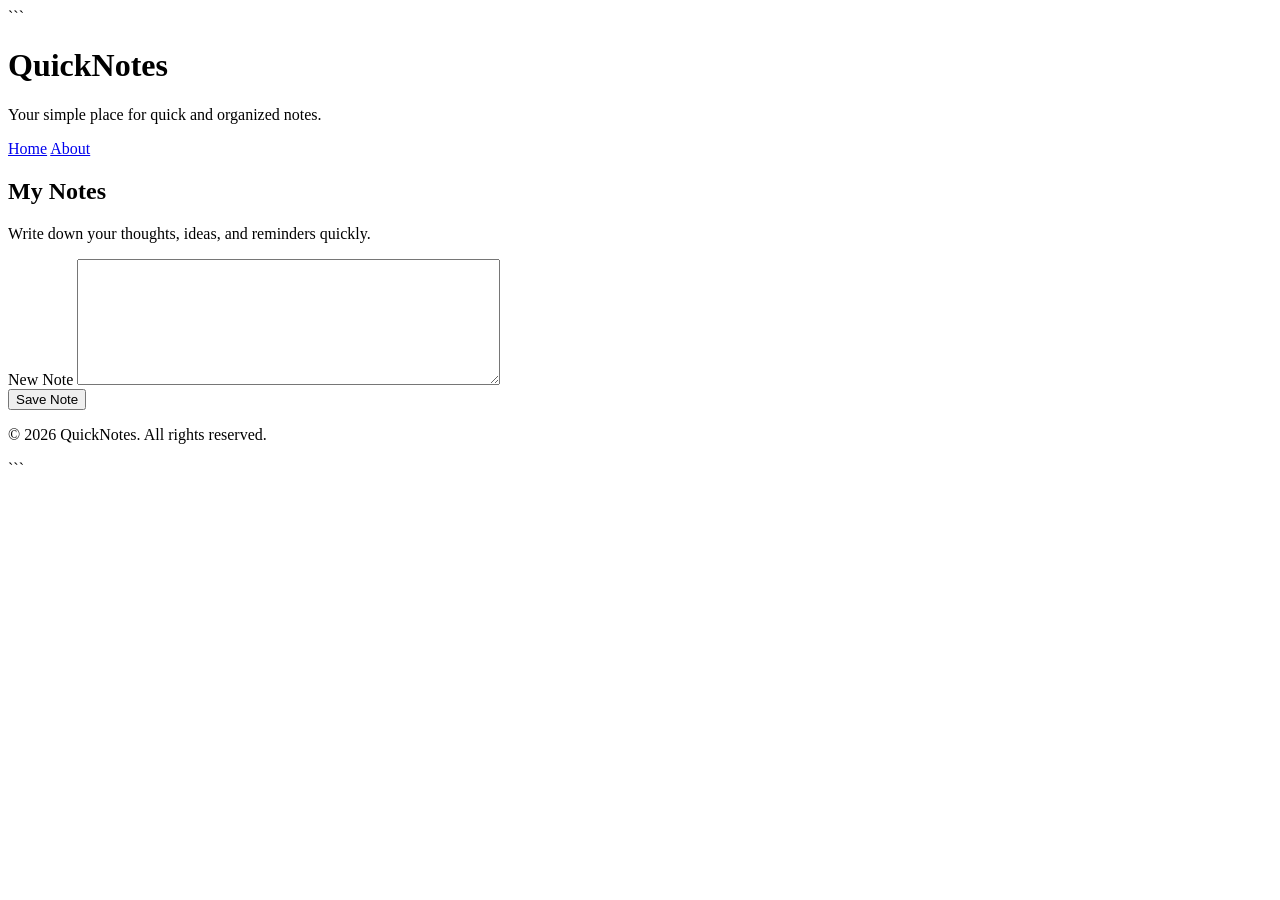
<file: day1/index.html>
<!DOCTYPE html>

<html lang="en">
<head>
    <meta charset="UTF-8">
    <meta name="viewport" content="width=device-width, initial-scale=1.0">
    <title>QuickNotes</title>
</head>
<body>

```
<header>
    <h1>QuickNotes</h1>
    <p>Your simple place for quick and organized notes.</p>

    <nav>
        <a href="index.html">Home</a>
        <a href="about.html">About</a>
    </nav>
</header>

<main>
    <h2>My Notes</h2>
    <p>Write down your thoughts, ideas, and reminders quickly.</p>

    <label for="note">New Note</label>
    <textarea id="note" name="note" rows="8" cols="50"></textarea>
    <br>
    <button type="button">Save Note</button>
</main>

<footer>
    <p>&copy; 2026 QuickNotes. All rights reserved.</p>
</footer>
```

</body>
</html>
</file>
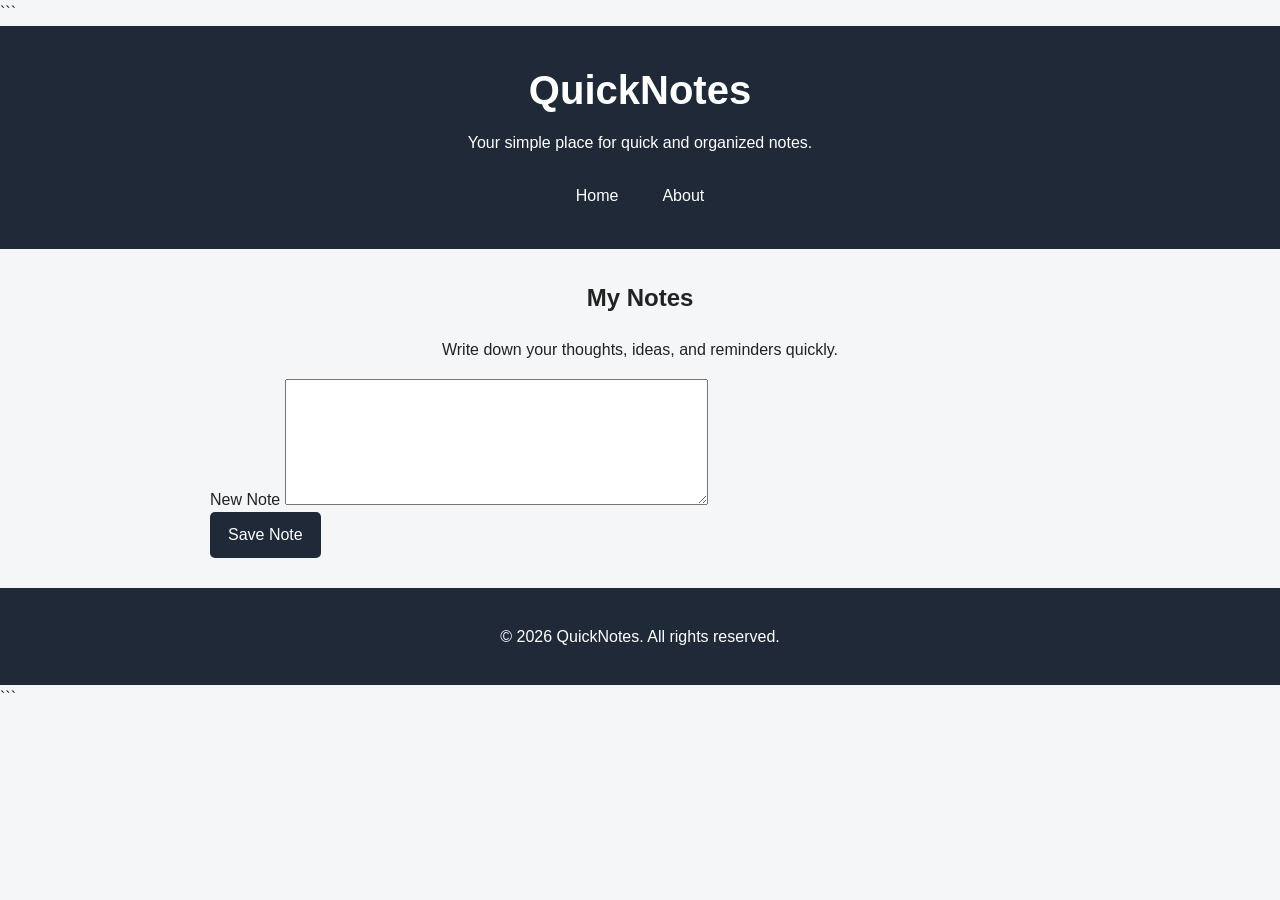
<file: day2/index.html>
<!DOCTYPE html>

<html lang="en">
<head>
    <meta charset="UTF-8">
    <meta name="viewport" content="width=device-width, initial-scale=1.0">
    <title>QuickNotes</title>
    <link rel="stylesheet" href="style.css">
</head>
<body>

```
<header>
    <h1>QuickNotes</h1>
    <p>Your simple place for quick and organized notes.</p>

    <nav>
        <a href="index.html">Home</a>
        <a href="about.html">About</a>
    </nav>
</header>

<main>
    <h2>My Notes</h2>

    <p>
        Write down your thoughts, ideas, and reminders quickly.
    </p>

    <label for="note">New Note</label>

    <textarea
        id="note"
        name="note"
        rows="8"
        cols="50"
    ></textarea>

    <br>

    <button type="button">Save Note</button>
</main>

<footer>
    <p>&copy; 2026 QuickNotes. All rights reserved.</p>
</footer>
```

</body>
</html>
</file>
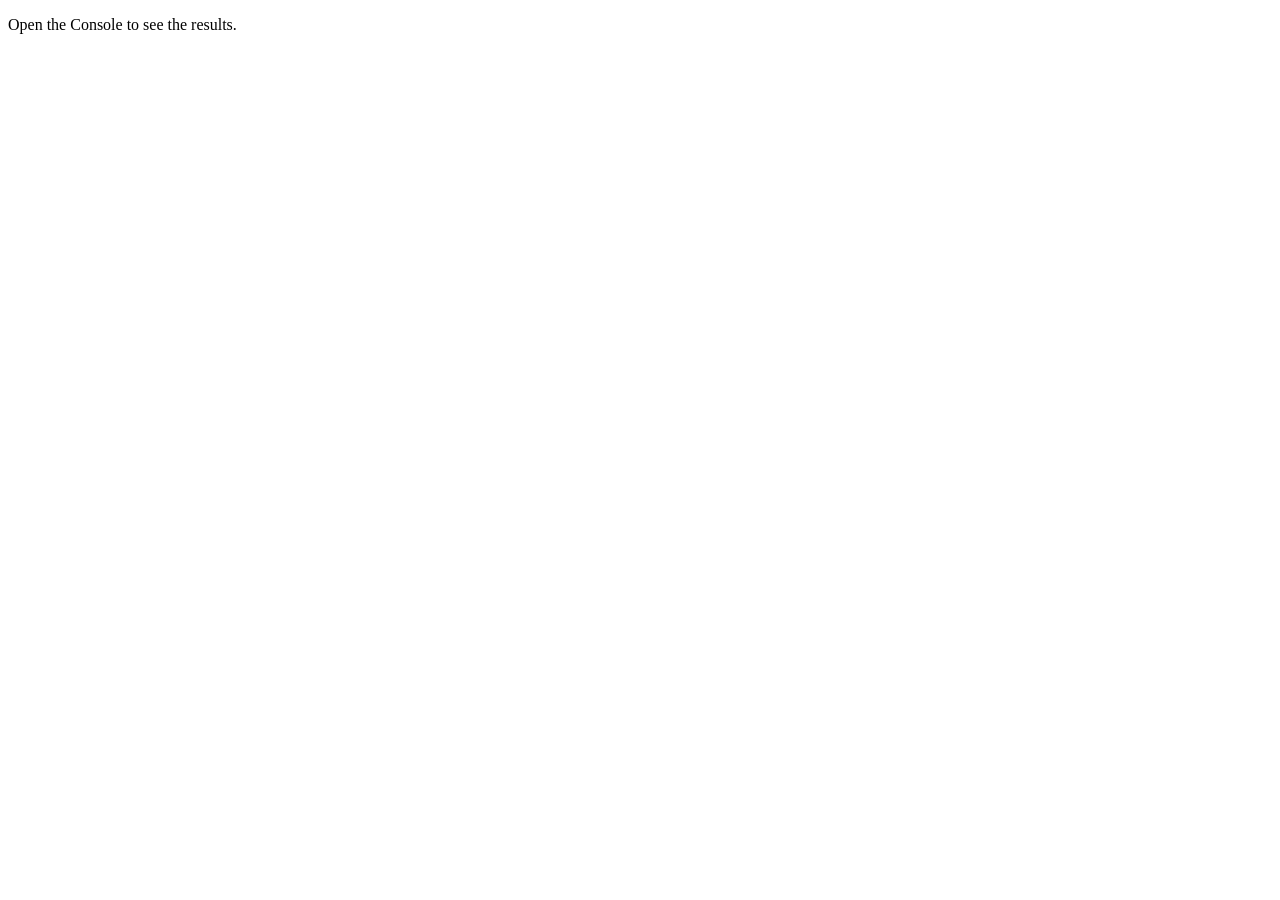
<file: day3/index.html>
<!DOCTYPE html>
<html lang="en">
<head>
    <meta charset="UTF-8">
    <meta name="viewport" content="width=device-width, initial-scale=1.0">
    <title>Notes Toolkit</title>
    <script src="script.js" defer></script>
</head>
<body>
    <p>Open the Console to see the results.</p>
</body>
</html>
</file>
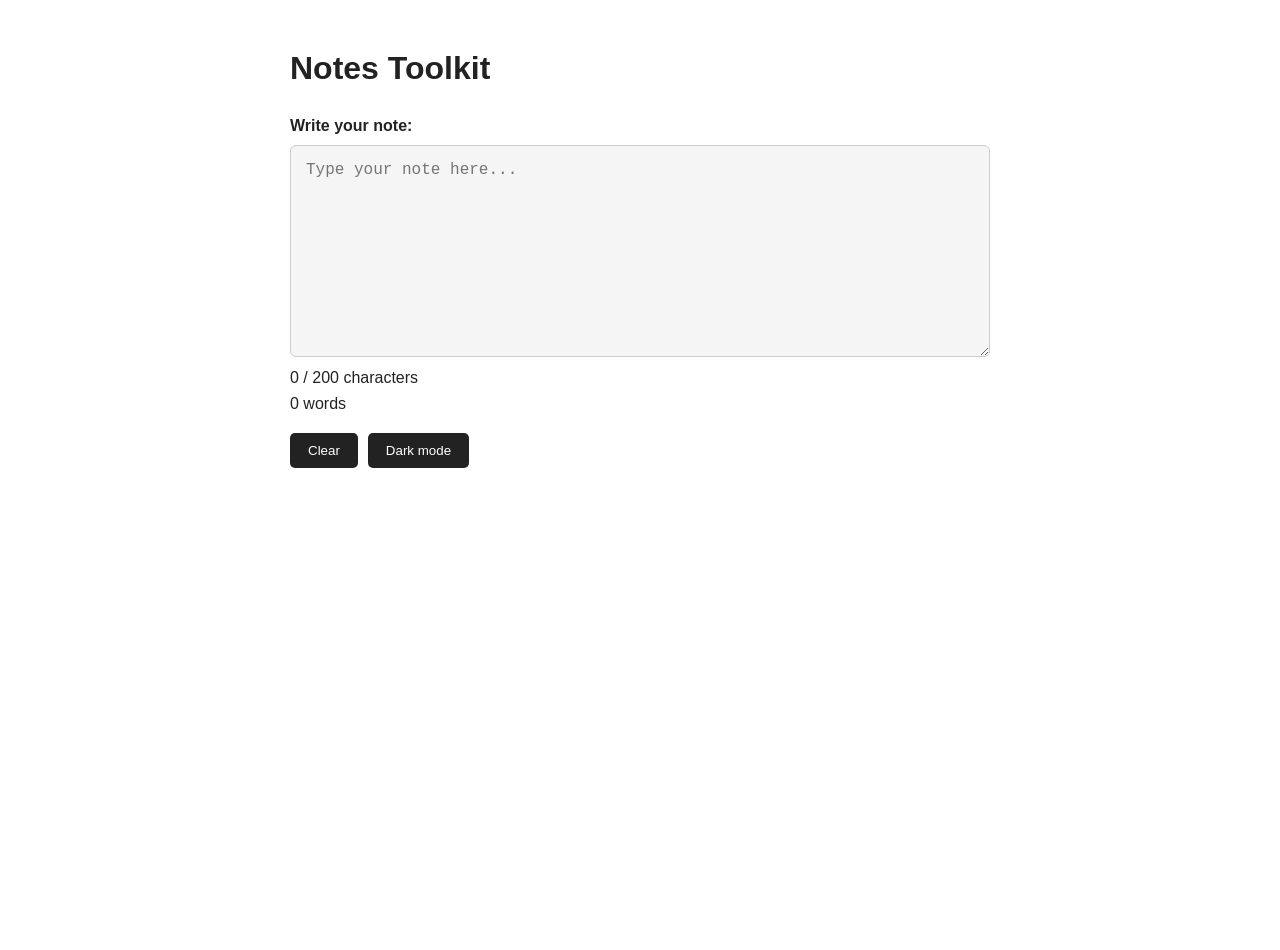
<file: day4/index.html>
<!DOCTYPE html>
<html lang="en">
<head>
    <meta charset="UTF-8">
    <meta name="viewport" content="width=device-width, initial-scale=1.0">
    <title>Notes Toolkit - Day 4</title>

    <link rel="stylesheet" href="style.css">
    <script src="script.js" defer></script>
</head>
<body>
    <main>
        <h1>Notes Toolkit</h1>

        <label for="note-text">Write your note:</label>

        <textarea
            id="note-text"
            rows="10"
            maxlength="250"
            placeholder="Type your note here..."
        ></textarea>

        <p id="char-count">0 / 200 characters</p>
        <p id="word-count">0 words</p>

        <div class="buttons">
            <button id="clear-btn" type="button">Clear</button>
            <button id="theme-toggle" type="button">Dark mode</button>
        </div>
    </main>
</body>
</html>
</file>
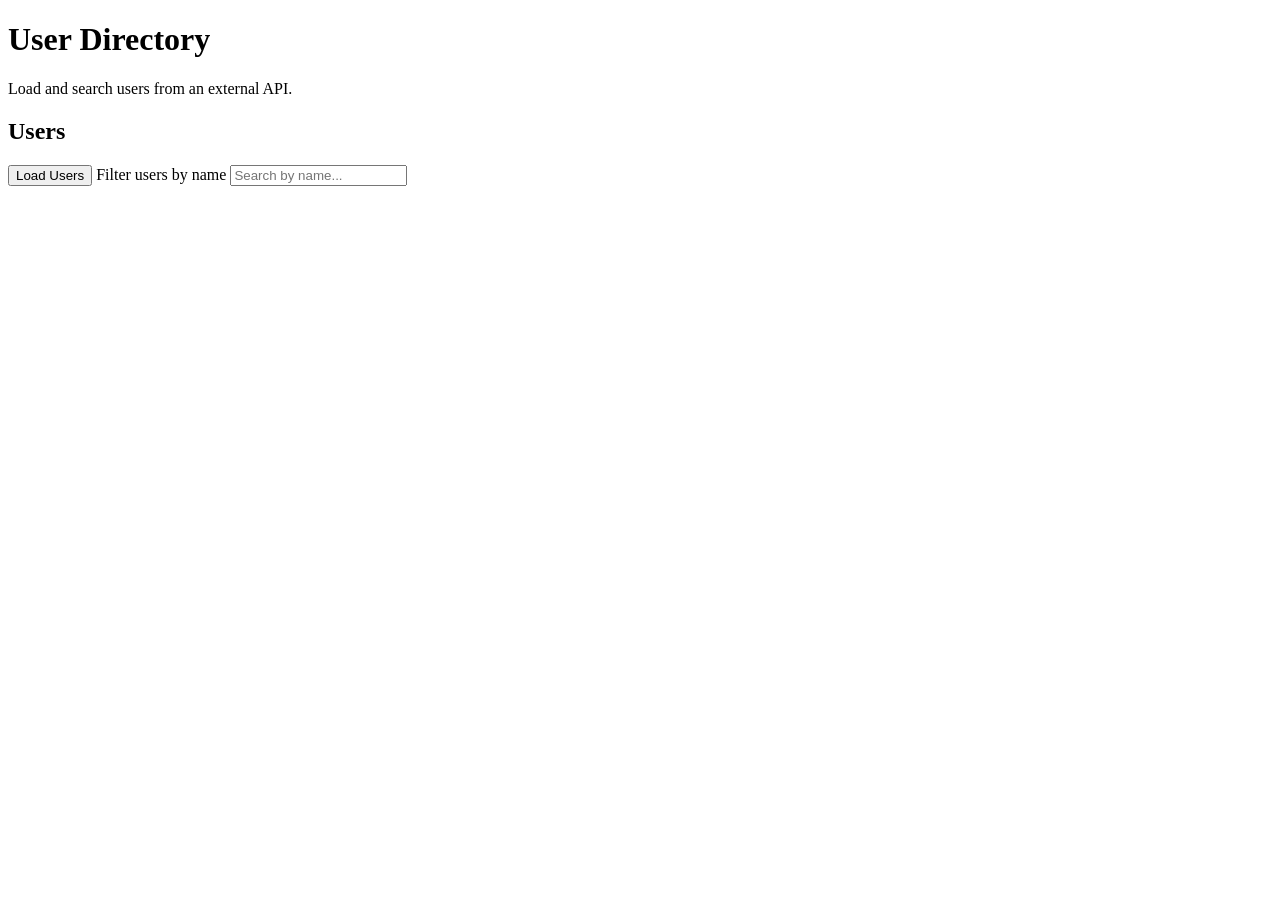
<file: day5/index.html>
<!DOCTYPE html>

<html lang="en">
<head>
    <meta charset="UTF-8">
    <meta name="viewport" content="width=device-width, initial-scale=1.0">
    <title>User Directory</title>


<script src="users.js" defer></script>


</head>
<body>


<header>
    <h1>User Directory</h1>
    <p>Load and search users from an external API.</p>
</header>

<main>

    <section>
        <h2>Users</h2>

        <button id="load-users" type="button">
            Load Users
        </button>

        <label for="filter-input">Filter users by name</label>
        <input
            type="text"
            id="filter-input"
            placeholder="Search by name..."
        >

        <p id="status"></p>

        <ul id="users-list"></ul>
    </section>

</main>


</body>
</html>
</file>
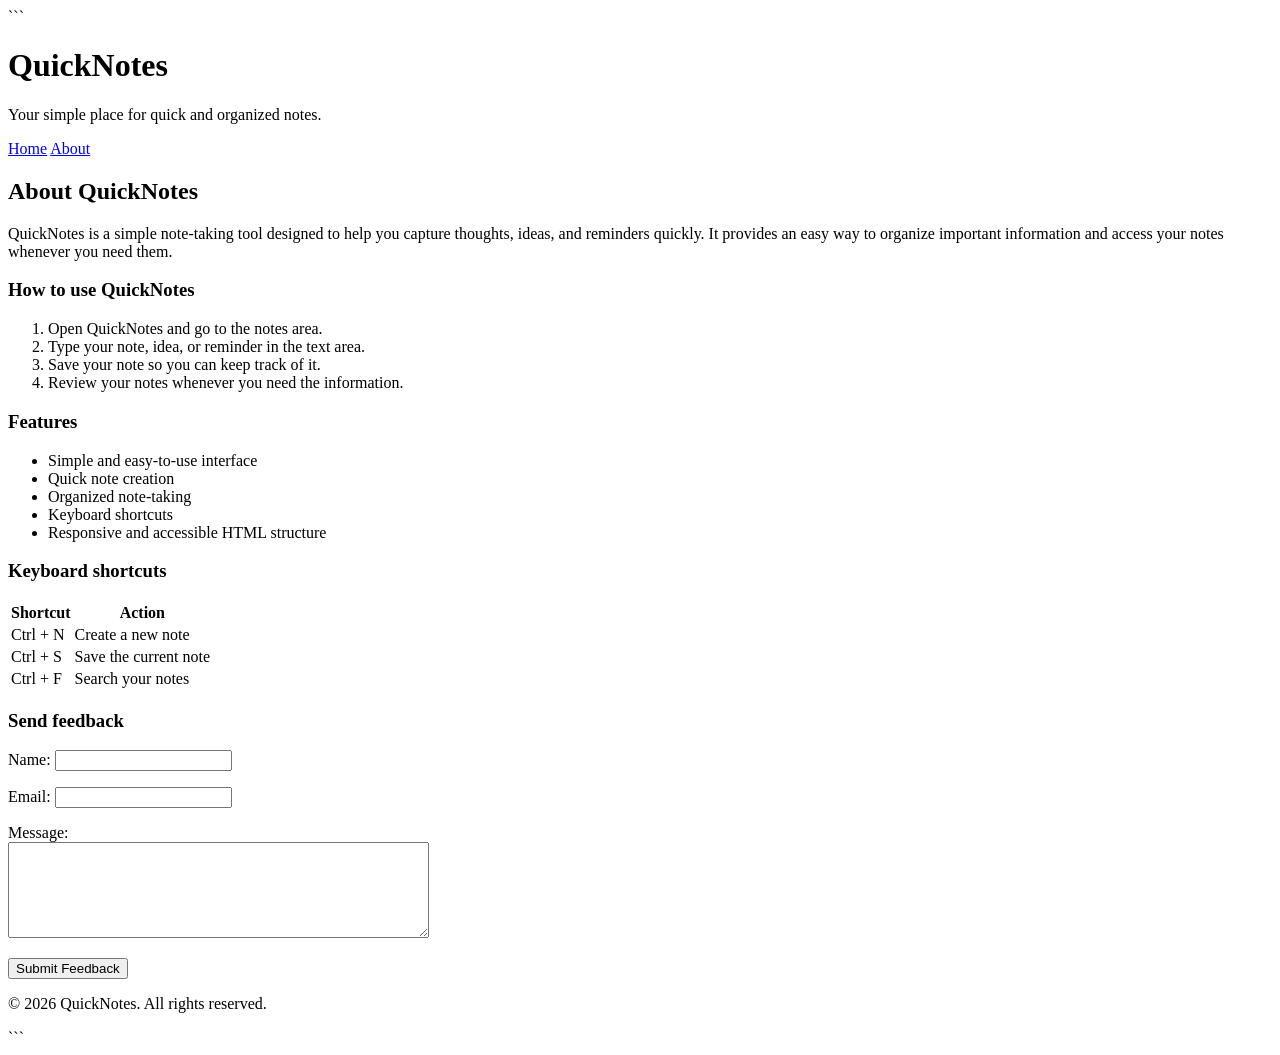
<file: day1/about.html>
<!DOCTYPE html>

<html lang="en">
<head>
    <meta charset="UTF-8">
    <meta name="viewport" content="width=device-width, initial-scale=1.0">
    <title>About QuickNotes</title>
</head>
<body>

```
<header>
    <h1>QuickNotes</h1>
    <p>Your simple place for quick and organized notes.</p>

    <nav>
        <a href="index.html">Home</a>
        <a href="about.html">About</a>
    </nav>
</header>

<main>
    <h2>About QuickNotes</h2>

    <p>
        QuickNotes is a simple note-taking tool designed to help you
        capture thoughts, ideas, and reminders quickly. It provides an
        easy way to organize important information and access your notes
        whenever you need them.
    </p>

    <section>
        <h3>How to use QuickNotes</h3>

        <ol>
            <li>Open QuickNotes and go to the notes area.</li>
            <li>Type your note, idea, or reminder in the text area.</li>
            <li>Save your note so you can keep track of it.</li>
            <li>Review your notes whenever you need the information.</li>
        </ol>
    </section>

    <section>
        <h3>Features</h3>

        <ul>
            <li>Simple and easy-to-use interface</li>
            <li>Quick note creation</li>
            <li>Organized note-taking</li>
            <li>Keyboard shortcuts</li>
            <li>Responsive and accessible HTML structure</li>
        </ul>
    </section>

    <section>
        <h3>Keyboard shortcuts</h3>

        <table>
            <thead>
                <tr>
                    <th scope="col">Shortcut</th>
                    <th scope="col">Action</th>
                </tr>
            </thead>
            <tbody>
                <tr>
                    <td>Ctrl + N</td>
                    <td>Create a new note</td>
                </tr>
                <tr>
                    <td>Ctrl + S</td>
                    <td>Save the current note</td>
                </tr>
                <tr>
                    <td>Ctrl + F</td>
                    <td>Search your notes</td>
                </tr>
            </tbody>
        </table>
    </section>

    <section>
        <h3>Send feedback</h3>

        <form action="#" method="post">
            <p>
                <label for="name">Name:</label>
                <input type="text" id="name" name="name" required>
            </p>

            <p>
                <label for="email">Email:</label>
                <input type="email" id="email" name="email" required>
            </p>

            <p>
                <label for="message">Message:</label>
                <br>
                <textarea
                    id="message"
                    name="message"
                    rows="6"
                    cols="50"
                    required
                ></textarea>
            </p>

            <button type="submit">Submit Feedback</button>
        </form>
    </section>
</main>

<footer>
    <p>&copy; 2026 QuickNotes. All rights reserved.</p>
</footer>
```

</body>
</html>
</file>
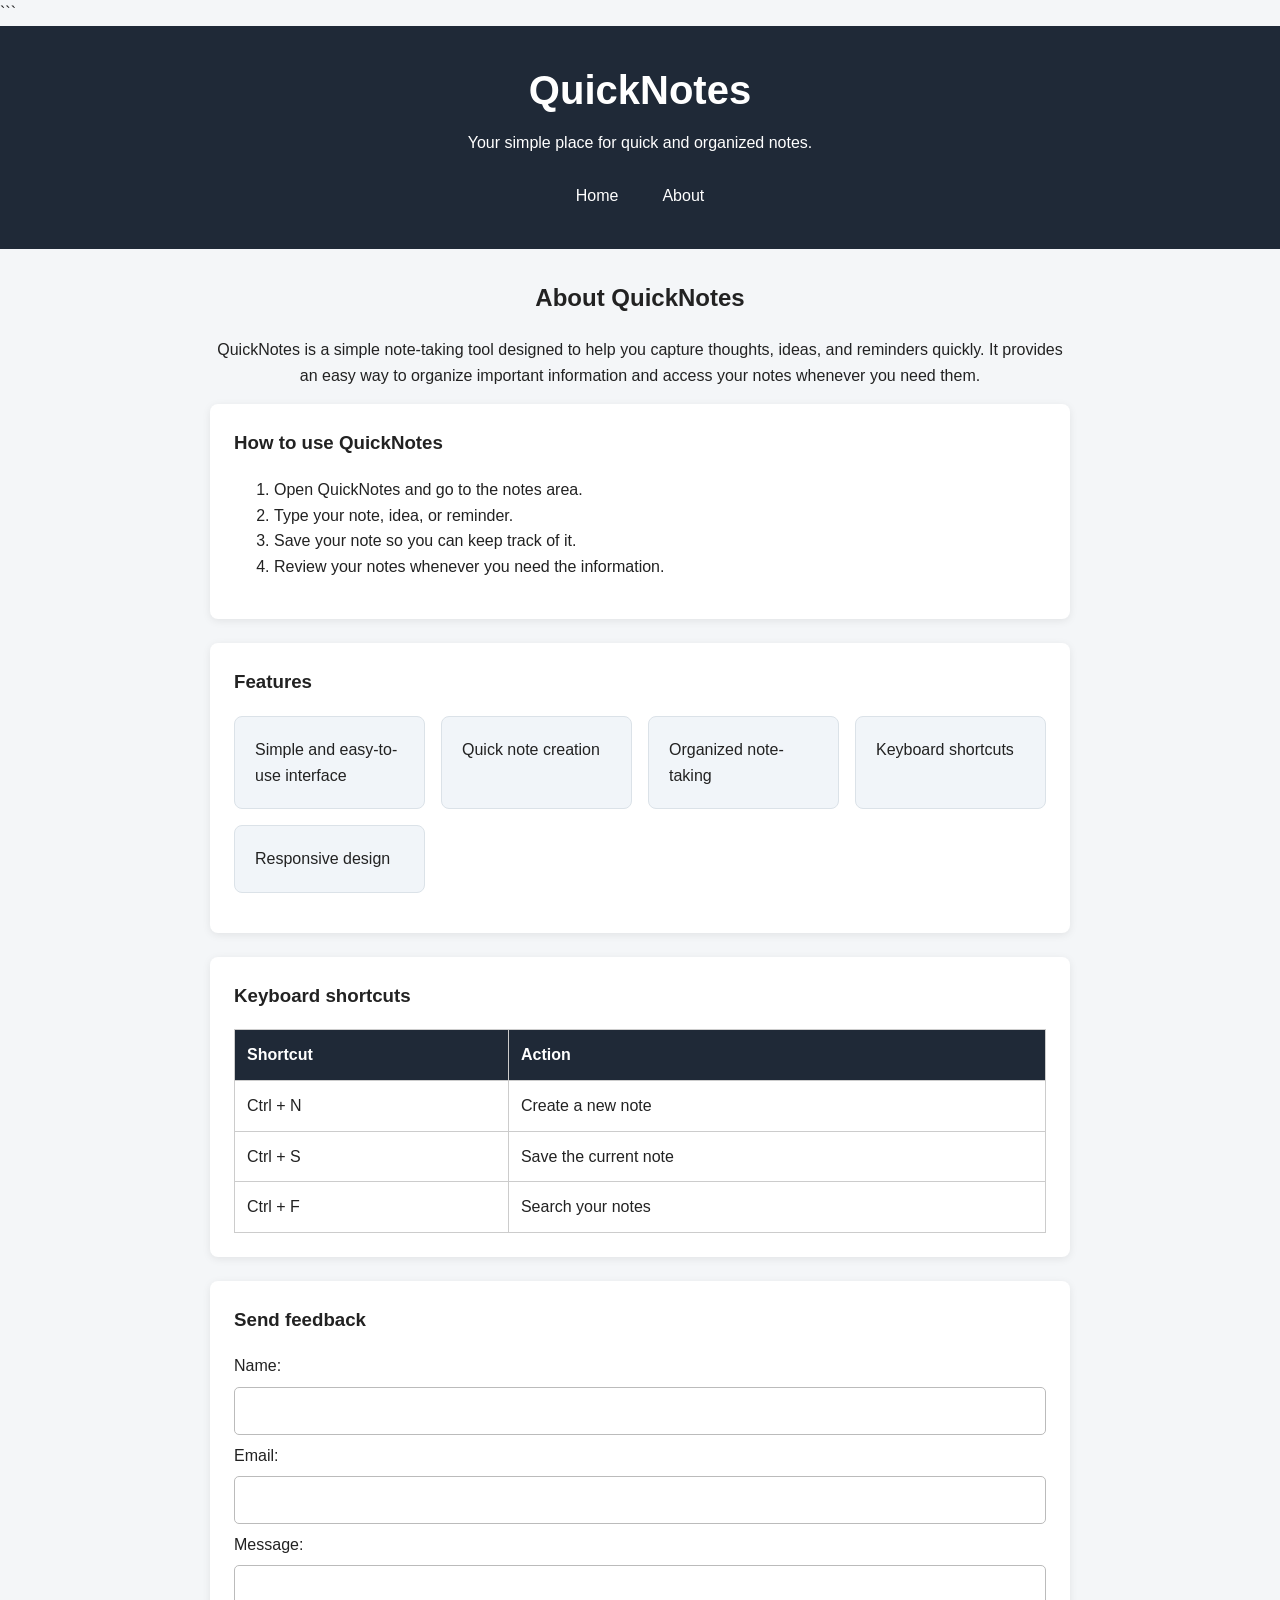
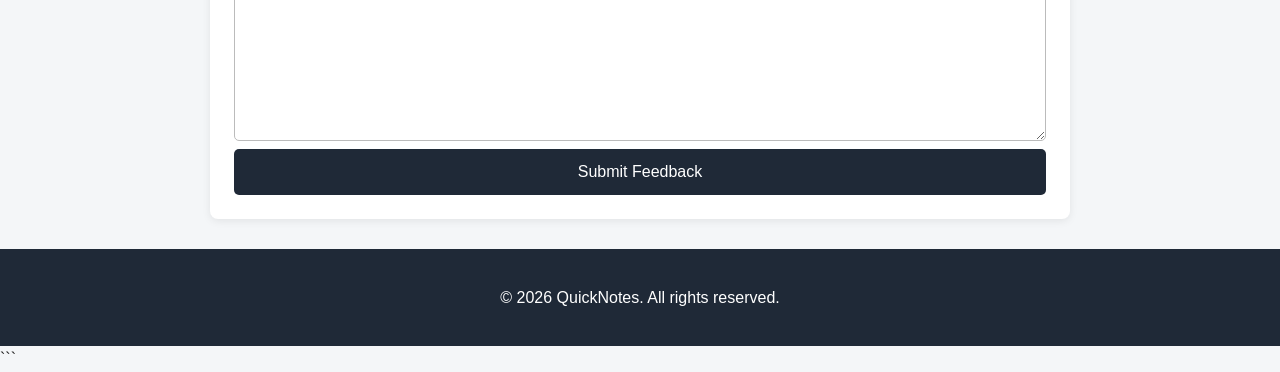
<file: day2/about.html>
<!DOCTYPE html>

<html lang="en">
<head>
    <meta charset="UTF-8">
    <meta name="viewport" content="width=device-width, initial-scale=1.0">
    <title>About QuickNotes</title>
    <link rel="stylesheet" href="style.css">
</head>
<body>

```
<header>
    <h1>QuickNotes</h1>
    <p>Your simple place for quick and organized notes.</p>

    <nav>
        <a href="index.html">Home</a>
        <a href="about.html">About</a>
    </nav>
</header>

<main>
    <h2>About QuickNotes</h2>

    <p>
        QuickNotes is a simple note-taking tool designed to help you
        capture thoughts, ideas, and reminders quickly. It provides an
        easy way to organize important information and access your notes
        whenever you need them.
    </p>

    <section>
        <h3>How to use QuickNotes</h3>

        <ol>
            <li>Open QuickNotes and go to the notes area.</li>
            <li>Type your note, idea, or reminder.</li>
            <li>Save your note so you can keep track of it.</li>
            <li>Review your notes whenever you need the information.</li>
        </ol>
    </section>

    <section>
        <h3>Features</h3>

        <ul class="features">
            <li>Simple and easy-to-use interface</li>
            <li>Quick note creation</li>
            <li>Organized note-taking</li>
            <li>Keyboard shortcuts</li>
            <li>Responsive design</li>
        </ul>
    </section>

    <section>
        <h3>Keyboard shortcuts</h3>

        <table>
            <thead>
                <tr>
                    <th scope="col">Shortcut</th>
                    <th scope="col">Action</th>
                </tr>
            </thead>

            <tbody>
                <tr>
                    <td>Ctrl + N</td>
                    <td>Create a new note</td>
                </tr>

                <tr>
                    <td>Ctrl + S</td>
                    <td>Save the current note</td>
                </tr>

                <tr>
                    <td>Ctrl + F</td>
                    <td>Search your notes</td>
                </tr>
            </tbody>
        </table>
    </section>

    <section>
        <h3>Send feedback</h3>

        <form action="#" method="post">

            <label for="name">Name:</label>
            <input
                type="text"
                id="name"
                name="name"
                required
            >

            <label for="email">Email:</label>
            <input
                type="email"
                id="email"
                name="email"
                required
            >

            <label for="message">Message:</label>
            <textarea
                id="message"
                name="message"
                rows="6"
                required
            ></textarea>

            <button type="submit">Submit Feedback</button>

        </form>
    </section>
</main>

<footer>
    <p>&copy; 2026 QuickNotes. All rights reserved.</p>
</footer>
```

</body>
</html>
</file>
<file: day2/style.css>
/* ================================
Box-sizing Reset
================================ */

* {
  box-sizing: border-box;
  }

/* ================================
Base Styles
================================ */

body {
margin: 0;
font-family: Arial, sans-serif;
line-height: 1.6;
background-color: #f4f6f8;
color: #222;
}

/* ================================
Header
================================ */

header {
background-color: #1f2937;
color: white;
text-align: center;
padding: 32px 20px;
}

header h1 {
margin: 0 0 8px;
font-size: 2.5rem;
}

header p {
margin: 0 0 20px;
}

/* ================================
Navigation
================================ */

nav {
display: flex;
justify-content: center;
align-items: center;
gap: 16px;
}

nav a {
color: white;
text-decoration: none;
padding: 8px 14px;
border-radius: 5px;
transition: background-color 0.3s ease, color 0.3s ease;
}

nav a:hover {
background-color: white;
color: #1f2937;
}

/* ================================
Main Content
================================ */

main {
max-width: 900px;
margin: 30px auto;
padding: 0 20px;
}

main > h2,
main > p {
text-align: center;
}

/* ================================
Sections / Cards
================================ */

section {
background-color: white;
padding: 24px;
margin-bottom: 24px;
border-radius: 8px;
box-shadow: 0 2px 8px rgba(0, 0, 0, 0.08);
}

section h3 {
margin-top: 0;
}

/* ================================
Features Grid
================================ */

.features {
display: grid;
grid-template-columns: repeat(auto-fit, minmax(180px, 1fr));
gap: 16px;
padding: 0;
list-style: none;
}

.features li {
background-color: #f1f5f9;
padding: 20px;
border-radius: 8px;
border: 1px solid #dbe2e8;
}

/* ================================
Table
================================ */

table {
width: 100%;
border-collapse: collapse;
}

th,
td {
border: 1px solid #ccc;
padding: 12px;
text-align: left;
}

th {
background-color: #1f2937;
color: white;
}

/* ================================
Feedback Form
================================ */

form {
display: flex;
flex-direction: column;
gap: 8px;
}

form input,
form textarea {
width: 100%;
padding: 10px;
font: inherit;
border: 1px solid #bbb;
border-radius: 5px;
}

form textarea {
resize: vertical;
min-height: 120px;
}

form button,
button {
padding: 10px 18px;
border: none;
border-radius: 5px;
background-color: #1f2937;
color: white;
font: inherit;
cursor: pointer;
transition: background-color 0.3s ease, transform 0.2s ease;
}

form button:hover,
button:hover {
background-color: #374151;
transform: translateY(-2px);
}

/* ================================
Footer
================================ */

footer {
text-align: center;
padding: 20px;
background-color: #1f2937;
color: white;
}

/* ================================
Mobile Responsive Styles
================================ */

@media (max-width: 600px) {
header {
padding: 20px 12px;
}

```
header h1 {
    font-size: 2rem;
}

header p {
    font-size: 0.95rem;
}

main {
    margin: 20px auto;
    padding: 0 12px;
}

section {
    padding: 18px;
}

nav {
    gap: 10px;
}

nav a {
    padding: 6px 10px;
}
```

}
</file>
<file: day4/style.css>
:root {
    --bg-color: #ffffff;
    --text-color: #222222;
    --textarea-bg: #f5f5f5;
    --textarea-border: #cccccc;
    --button-bg: #222222;
    --button-text: #ffffff;
}

body.dark {
    --bg-color: #222222;
    --text-color: #ffffff;
    --textarea-bg: #333333;
    --textarea-border: #666666;
    --button-bg: #ffffff;
    --button-text: #222222;
}

* {
    box-sizing: border-box;
}

body {
    margin: 0;
    min-height: 100vh;
    background-color: var(--bg-color);
    color: var(--text-color);
    font-family: Arial, sans-serif;

    transition: background-color 0.3s ease, color 0.3s ease;
}

main {
    width: 90%;
    max-width: 700px;
    margin: 50px auto;
}

h1 {
    margin-bottom: 30px;
}

label {
    display: block;
    margin-bottom: 10px;
    font-weight: bold;
}

textarea {
    width: 100%;
    padding: 15px;
    background-color: var(--textarea-bg);
    color: var(--text-color);
    border: 1px solid var(--textarea-border);
    border-radius: 6px;
    font-size: 16px;
    resize: vertical;
}

textarea:focus {
    outline: 2px solid var(--button-bg);
}

p {
    margin: 8px 0;
}

.buttons {
    display: flex;
    gap: 10px;
    margin-top: 20px;
}

button {
    padding: 10px 18px;
    border: none;
    border-radius: 5px;
    background-color: var(--button-bg);
    color: var(--button-text);
    cursor: pointer;
}

button:hover {
    opacity: 0.85;
}

.warning {
    color: orange;
}

.over {
    color: red;
    font-weight: bold;
}
</file>
